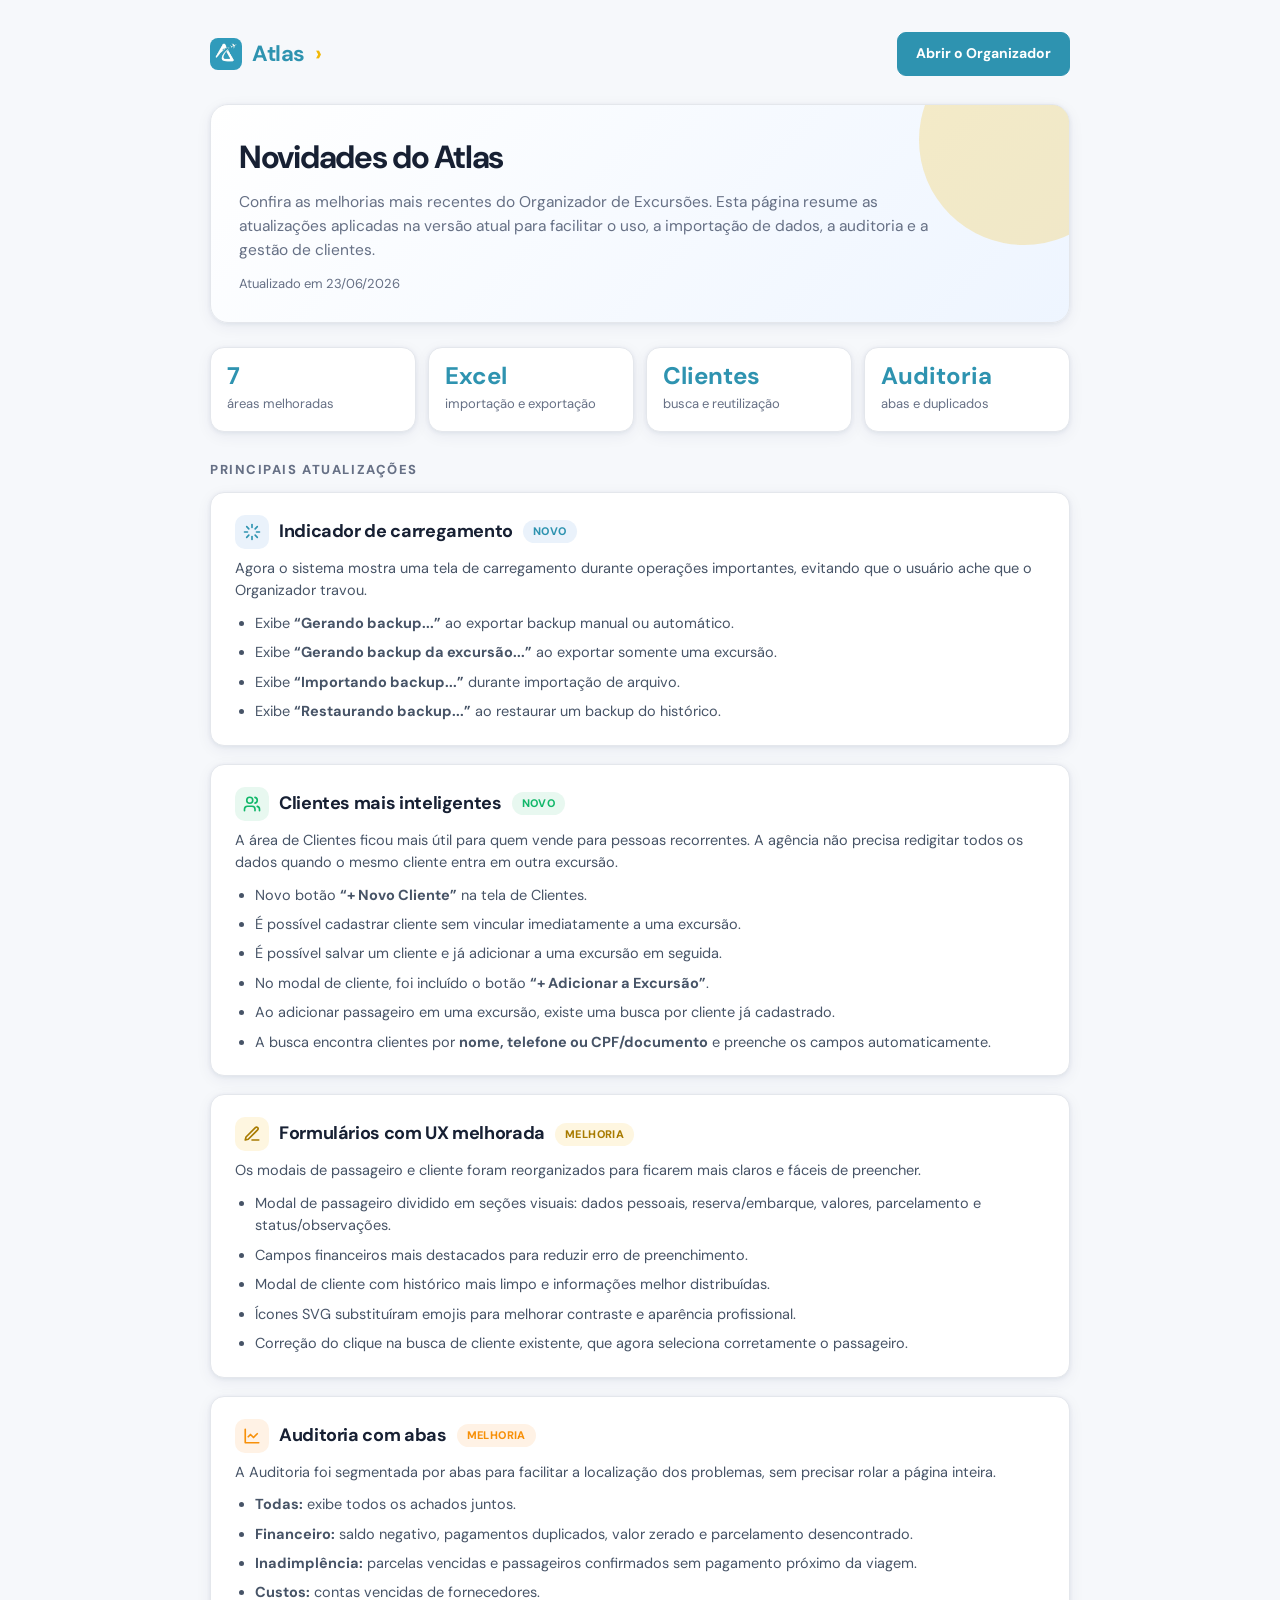
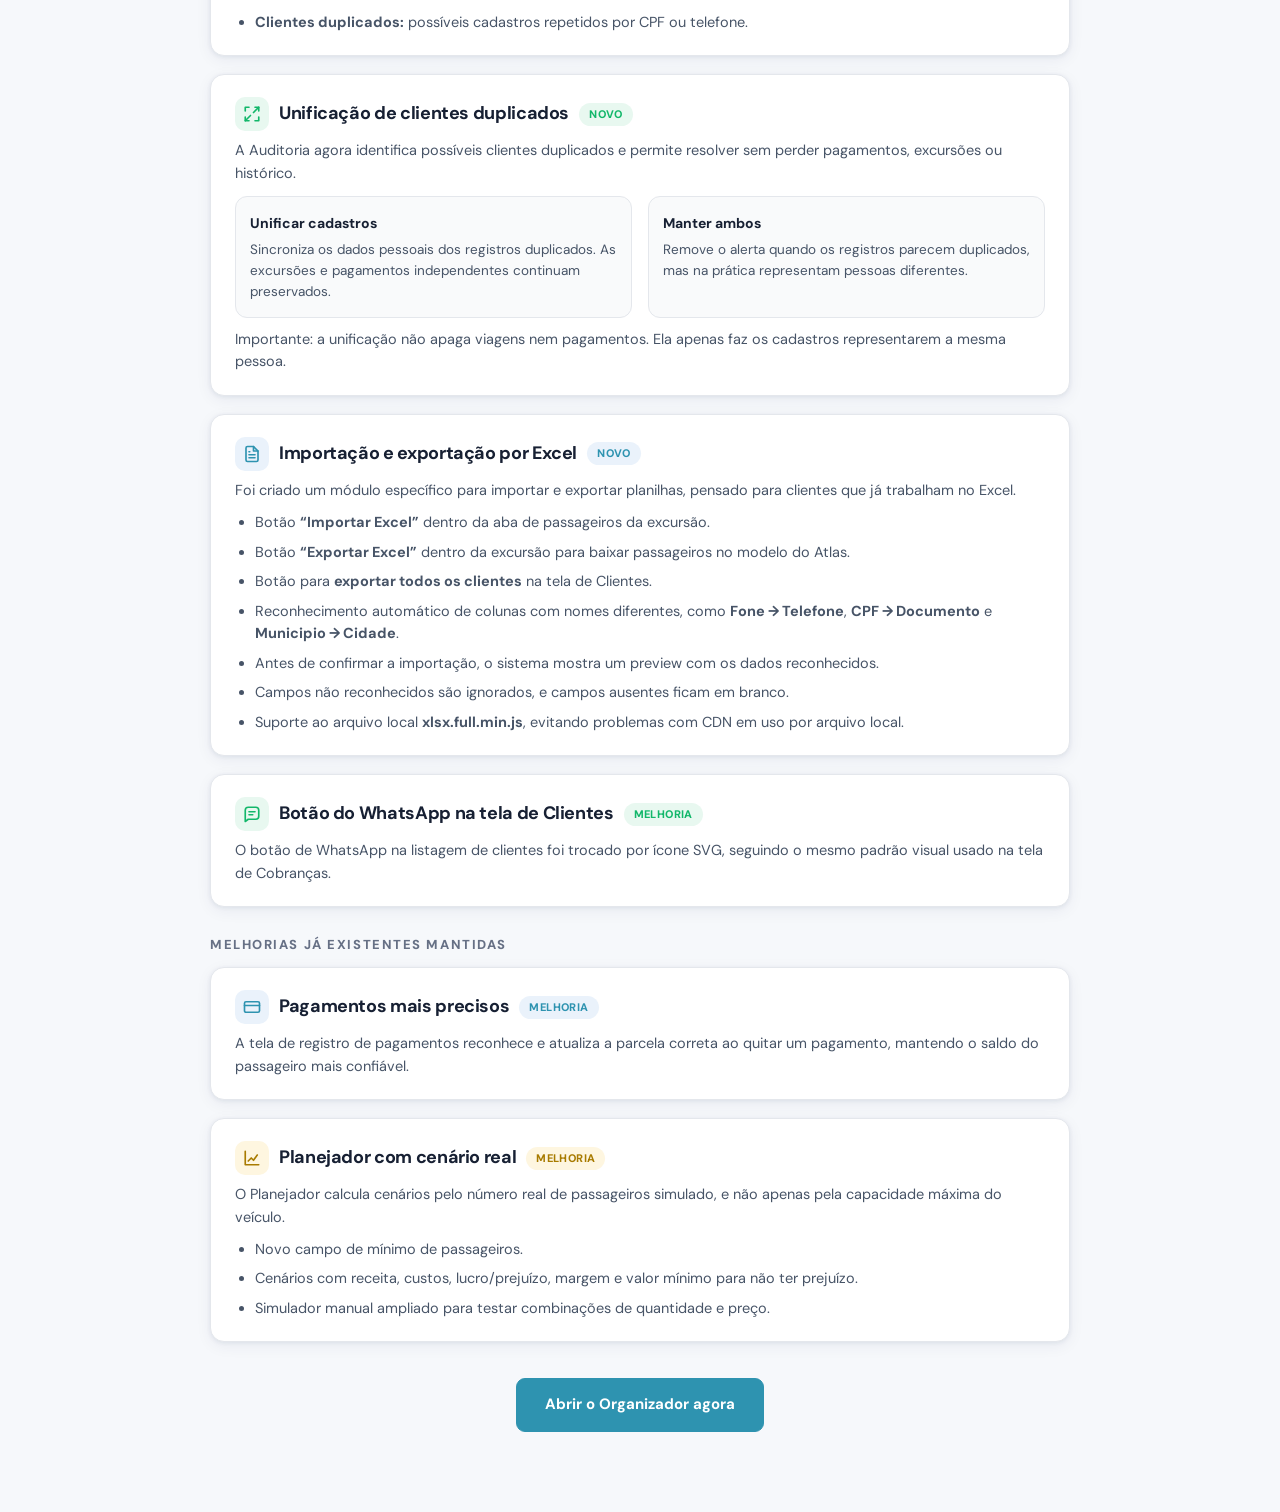
<file: static/atualizacoes.html>
<!DOCTYPE html>
<!-- ARQUIVO: atlas/atualizacoes.html -->
<html lang="pt-BR">
<head>
<meta charset="UTF-8"/>
<meta name="viewport" content="width=device-width, initial-scale=1.0"/>
<title>Atlas — Novidades</title>
<link rel="preconnect" href="https://fonts.googleapis.com"/>
<link href="https://fonts.googleapis.com/css2?family=DM+Sans:wght@400;500;600;700;800&display=swap" rel="stylesheet"/>
<link rel="icon" type="image/png" href="assets/img/logo.png"/>
<style>
  *,*::before,*::after{box-sizing:border-box;margin:0;padding:0}
  :root{
    --blue:#2E93B0; --blue-2:#056CF2; --gold:#F2B807; --white:#FFFFFF; --bg:#F6F8FB;
    --dark:#172033; --gray:#667085; --green:#12B76A; --red:#F04438;
    --orange:#F79009; --border:#E4E7EC; --soft-blue:#EAF2FB; --soft-green:#E8F8F0;
    --shadow:0 1px 4px rgba(20,40,80,.07),0 4px 16px rgba(20,40,80,.06);
    --radius:14px; --radius-sm:9px;
  }
  body{font-family:'DM Sans',system-ui,sans-serif;background:var(--bg);color:var(--dark);line-height:1.55;padding:32px 16px 80px}
  .wrap{max-width:860px;margin:0 auto}
  header{display:flex;align-items:center;justify-content:space-between;flex-wrap:wrap;gap:12px;margin-bottom:28px}
  .brand{font-size:22px;font-weight:800;letter-spacing:-.02em;display:flex;align-items:center;gap:10px}.brand img{width:32px;height:32px;border-radius:8px}.brand b{color:var(--blue)}.brand .arrow{color:var(--gold)}
  .btn{display:inline-flex;align-items:center;gap:8px;padding:10px 18px;border-radius:var(--radius-sm);font-weight:700;font-size:14px;text-decoration:none;border:1.5px solid var(--border);background:var(--white);color:var(--dark);transition:opacity .15s, transform .15s}.btn:hover{opacity:.9;transform:translateY(-1px)}
  .btn-primary{background:var(--blue);color:#fff;border-color:var(--blue)}
  .hero{background:linear-gradient(135deg,#fff 0%,#EEF5FF 100%);border:1px solid var(--border);border-radius:18px;box-shadow:var(--shadow);padding:28px;margin-bottom:24px;position:relative;overflow:hidden}
  .hero::after{content:"";position:absolute;right:-60px;top:-70px;width:210px;height:210px;border-radius:999px;background:rgba(242,184,7,.22)}
  h1{font-size:32px;margin-bottom:8px;letter-spacing:-.04em;position:relative;z-index:1}.subtitle{color:var(--gray);font-size:15.5px;max-width:720px;position:relative;z-index:1}
  .date{color:var(--gray);font-size:13px;margin-top:12px;position:relative;z-index:1}
  .summary{display:grid;grid-template-columns:repeat(4,1fr);gap:12px;margin:22px 0 28px}
  .summary-card{background:var(--white);border:1px solid var(--border);border-radius:var(--radius);padding:16px;box-shadow:var(--shadow)}
  .summary-card strong{display:block;font-size:24px;color:var(--blue);line-height:1}.summary-card span{display:block;color:var(--gray);font-size:13px;margin-top:6px}
  .section-title{font-size:13px;text-transform:uppercase;letter-spacing:.12em;color:var(--gray);font-weight:800;margin:28px 0 12px}
  .card{background:var(--white);border:1px solid var(--border);border-radius:var(--radius);box-shadow:var(--shadow);padding:22px 24px;margin-bottom:18px}
  .card h2{font-size:18px;margin-bottom:6px;display:flex;align-items:center;gap:10px;letter-spacing:-.02em}.icon{width:34px;height:34px;border-radius:10px;display:inline-flex;align-items:center;justify-content:center;background:var(--soft-blue);color:var(--blue);flex:0 0 auto}.icon svg{width:18px;height:18px;stroke:currentColor;stroke-width:2.2;fill:none;stroke-linecap:round;stroke-linejoin:round}.icon.green{background:var(--soft-green);color:var(--green)}.icon.gold{background:#FEF6E0;color:#A87B00}.icon.orange{background:#FFF2E5;color:var(--orange)}
  .badge{display:inline-block;font-size:11px;font-weight:800;padding:3px 10px;border-radius:999px;text-transform:uppercase;letter-spacing:.4px;white-space:nowrap}.badge-green{background:#E8F8F0;color:var(--green)}.badge-blue{background:#EAF2FB;color:var(--blue)}.badge-gold{background:#FEF6E0;color:#A87B00}.badge-orange{background:#FFF2E5;color:var(--orange)}
  .card p,.card li{color:#475467;font-size:14.5px}.card ul{margin:10px 0 0 0;padding-left:20px;display:flex;flex-direction:column;gap:7px}.card .desc{margin-top:8px}.muted{color:var(--gray);font-size:13.5px;margin-top:10px}
  .grid-2{display:grid;grid-template-columns:1fr 1fr;gap:16px}.mini{background:#F9FAFB;border:1px solid var(--border);border-radius:12px;padding:14px;margin-top:12px}.mini strong{font-size:14px}.mini p{font-size:13.5px;margin-top:4px}
  .footer-cta{text-align:center;margin-top:36px}.footer-cta .btn{padding:14px 28px;font-size:15px}
  @media(max-width:720px){body{padding:20px 12px 64px}.hero{padding:22px}h1{font-size:27px}.summary{grid-template-columns:repeat(2,1fr)}.grid-2{grid-template-columns:1fr}.card{padding:19px}.card h2{align-items:flex-start}.badge{margin-left:auto}}
</style>
</head>
<body>
<div class="wrap">

  <header>
    <div class="brand"><img src="assets/img/logo.png" alt="Atlas"/><b>Atlas</b> <span class="arrow">›</span></div>
    <a class="btn btn-primary" href="Abrir Organizador.html">Abrir o Organizador</a>
  </header>

  <section class="hero">
    <h1>Novidades do Atlas</h1>
    <p class="subtitle">Confira as melhorias mais recentes do Organizador de Excursões. Esta página resume as atualizações aplicadas na versão atual para facilitar o uso, a importação de dados, a auditoria e a gestão de clientes.</p>
    <p class="date">Atualizado em 23/06/2026</p>
  </section>

  <div class="summary">
    <div class="summary-card"><strong>7</strong><span>áreas melhoradas</span></div>
    <div class="summary-card"><strong>Excel</strong><span>importação e exportação</span></div>
    <div class="summary-card"><strong>Clientes</strong><span>busca e reutilização</span></div>
    <div class="summary-card"><strong>Auditoria</strong><span>abas e duplicados</span></div>
  </div>

  <div class="section-title">Principais atualizações</div>

  <div class="card">
    <h2><span class="icon"><svg viewBox="0 0 24 24"><path d="M12 2v4"/><path d="M12 18v4"/><path d="M4.93 4.93l2.83 2.83"/><path d="M16.24 16.24l2.83 2.83"/><path d="M2 12h4"/><path d="M18 12h4"/><path d="M4.93 19.07l2.83-2.83"/><path d="M16.24 7.76l2.83-2.83"/></svg></span>Indicador de carregamento <span class="badge badge-blue">Novo</span></h2>
    <p class="desc">Agora o sistema mostra uma tela de carregamento durante operações importantes, evitando que o usuário ache que o Organizador travou.</p>
    <ul>
      <li>Exibe <strong>“Gerando backup...”</strong> ao exportar backup manual ou automático.</li>
      <li>Exibe <strong>“Gerando backup da excursão...”</strong> ao exportar somente uma excursão.</li>
      <li>Exibe <strong>“Importando backup...”</strong> durante importação de arquivo.</li>
      <li>Exibe <strong>“Restaurando backup...”</strong> ao restaurar um backup do histórico.</li>
    </ul>
  </div>

  <div class="card">
    <h2><span class="icon green"><svg viewBox="0 0 24 24"><path d="M16 21v-2a4 4 0 0 0-4-4H6a4 4 0 0 0-4 4v2"/><circle cx="9" cy="7" r="4"/><path d="M22 21v-2a4 4 0 0 0-3-3.87"/><path d="M16 3.13a4 4 0 0 1 0 7.75"/></svg></span>Clientes mais inteligentes <span class="badge badge-green">Novo</span></h2>
    <p class="desc">A área de Clientes ficou mais útil para quem vende para pessoas recorrentes. A agência não precisa redigitar todos os dados quando o mesmo cliente entra em outra excursão.</p>
    <ul>
      <li>Novo botão <strong>“+ Novo Cliente”</strong> na tela de Clientes.</li>
      <li>É possível cadastrar cliente sem vincular imediatamente a uma excursão.</li>
      <li>É possível salvar um cliente e já adicionar a uma excursão em seguida.</li>
      <li>No modal de cliente, foi incluído o botão <strong>“+ Adicionar a Excursão”</strong>.</li>
      <li>Ao adicionar passageiro em uma excursão, existe uma busca por cliente já cadastrado.</li>
      <li>A busca encontra clientes por <strong>nome, telefone ou CPF/documento</strong> e preenche os campos automaticamente.</li>
    </ul>
  </div>

  <div class="card">
    <h2><span class="icon gold"><svg viewBox="0 0 24 24"><path d="M12 20h9"/><path d="M16.5 3.5a2.12 2.12 0 0 1 3 3L7 19l-4 1 1-4Z"/></svg></span>Formulários com UX melhorada <span class="badge badge-gold">Melhoria</span></h2>
    <p class="desc">Os modais de passageiro e cliente foram reorganizados para ficarem mais claros e fáceis de preencher.</p>
    <ul>
      <li>Modal de passageiro dividido em seções visuais: dados pessoais, reserva/embarque, valores, parcelamento e status/observações.</li>
      <li>Campos financeiros mais destacados para reduzir erro de preenchimento.</li>
      <li>Modal de cliente com histórico mais limpo e informações melhor distribuídas.</li>
      <li>Ícones SVG substituíram emojis para melhorar contraste e aparência profissional.</li>
      <li>Correção do clique na busca de cliente existente, que agora seleciona corretamente o passageiro.</li>
    </ul>
  </div>

  <div class="card">
    <h2><span class="icon orange"><svg viewBox="0 0 24 24"><path d="M3 3v18h18"/><path d="m19 9-5 5-4-4-3 3"/></svg></span>Auditoria com abas <span class="badge badge-orange">Melhoria</span></h2>
    <p class="desc">A Auditoria foi segmentada por abas para facilitar a localização dos problemas, sem precisar rolar a página inteira.</p>
    <ul>
      <li><strong>Todas:</strong> exibe todos os achados juntos.</li>
      <li><strong>Financeiro:</strong> saldo negativo, pagamentos duplicados, valor zerado e parcelamento desencontrado.</li>
      <li><strong>Inadimplência:</strong> parcelas vencidas e passageiros confirmados sem pagamento próximo da viagem.</li>
      <li><strong>Custos:</strong> contas vencidas de fornecedores.</li>
      <li><strong>Clientes duplicados:</strong> possíveis cadastros repetidos por CPF ou telefone.</li>
    </ul>
  </div>

  <div class="card">
    <h2><span class="icon green"><svg viewBox="0 0 24 24"><path d="M16 3h5v5"/><path d="M8 21H3v-5"/><path d="M21 3l-7 7"/><path d="M3 21l7-7"/><path d="M8 3H3v5"/><path d="M16 21h5v-5"/></svg></span>Unificação de clientes duplicados <span class="badge badge-green">Novo</span></h2>
    <p class="desc">A Auditoria agora identifica possíveis clientes duplicados e permite resolver sem perder pagamentos, excursões ou histórico.</p>
    <div class="grid-2">
      <div class="mini"><strong>Unificar cadastros</strong><p>Sincroniza os dados pessoais dos registros duplicados. As excursões e pagamentos independentes continuam preservados.</p></div>
      <div class="mini"><strong>Manter ambos</strong><p>Remove o alerta quando os registros parecem duplicados, mas na prática representam pessoas diferentes.</p></div>
    </div>
    <p class="muted">Importante: a unificação não apaga viagens nem pagamentos. Ela apenas faz os cadastros representarem a mesma pessoa.</p>
  </div>

  <div class="card">
    <h2><span class="icon"><svg viewBox="0 0 24 24"><path d="M14 2H6a2 2 0 0 0-2 2v16a2 2 0 0 0 2 2h12a2 2 0 0 0 2-2V8Z"/><path d="M14 2v6h6"/><path d="M8 13h8"/><path d="M8 17h8"/><path d="M8 9h1"/></svg></span>Importação e exportação por Excel <span class="badge badge-blue">Novo</span></h2>
    <p class="desc">Foi criado um módulo específico para importar e exportar planilhas, pensado para clientes que já trabalham no Excel.</p>
    <ul>
      <li>Botão <strong>“Importar Excel”</strong> dentro da aba de passageiros da excursão.</li>
      <li>Botão <strong>“Exportar Excel”</strong> dentro da excursão para baixar passageiros no modelo do Atlas.</li>
      <li>Botão para <strong>exportar todos os clientes</strong> na tela de Clientes.</li>
      <li>Reconhecimento automático de colunas com nomes diferentes, como <strong>Fone → Telefone</strong>, <strong>CPF → Documento</strong> e <strong>Municipio → Cidade</strong>.</li>
      <li>Antes de confirmar a importação, o sistema mostra um preview com os dados reconhecidos.</li>
      <li>Campos não reconhecidos são ignorados, e campos ausentes ficam em branco.</li>
      <li>Suporte ao arquivo local <strong>xlsx.full.min.js</strong>, evitando problemas com CDN em uso por arquivo local.</li>
    </ul>
  </div>

  <div class="card">
    <h2><span class="icon green"><svg viewBox="0 0 24 24"><path d="M21 15a4 4 0 0 1-4 4H7l-4 3V7a4 4 0 0 1 4-4h10a4 4 0 0 1 4 4z"/><path d="M8 9h8"/><path d="M8 13h5"/></svg></span>Botão do WhatsApp na tela de Clientes <span class="badge badge-green">Melhoria</span></h2>
    <p class="desc">O botão de WhatsApp na listagem de clientes foi trocado por ícone SVG, seguindo o mesmo padrão visual usado na tela de Cobranças.</p>
  </div>

  <div class="section-title">Melhorias já existentes mantidas</div>

  <div class="card">
    <h2><span class="icon"><svg viewBox="0 0 24 24"><rect x="2" y="5" width="20" height="14" rx="2"/><path d="M2 10h20"/></svg></span>Pagamentos mais precisos <span class="badge badge-blue">Melhoria</span></h2>
    <p class="desc">A tela de registro de pagamentos reconhece e atualiza a parcela correta ao quitar um pagamento, mantendo o saldo do passageiro mais confiável.</p>
  </div>

  <div class="card">
    <h2><span class="icon gold"><svg viewBox="0 0 24 24"><path d="M3 3v18h18"/><path d="M7 16l4-4 3 3 5-7"/></svg></span>Planejador com cenário real <span class="badge badge-gold">Melhoria</span></h2>
    <p class="desc">O Planejador calcula cenários pelo número real de passageiros simulado, e não apenas pela capacidade máxima do veículo.</p>
    <ul>
      <li>Novo campo de mínimo de passageiros.</li>
      <li>Cenários com receita, custos, lucro/prejuízo, margem e valor mínimo para não ter prejuízo.</li>
      <li>Simulador manual ampliado para testar combinações de quantidade e preço.</li>
    </ul>
  </div>

  <div class="footer-cta">
    <a class="btn btn-primary" href="Abrir Organizador.html">Abrir o Organizador agora</a>
  </div>

</div>
</body>
</html>
</file>
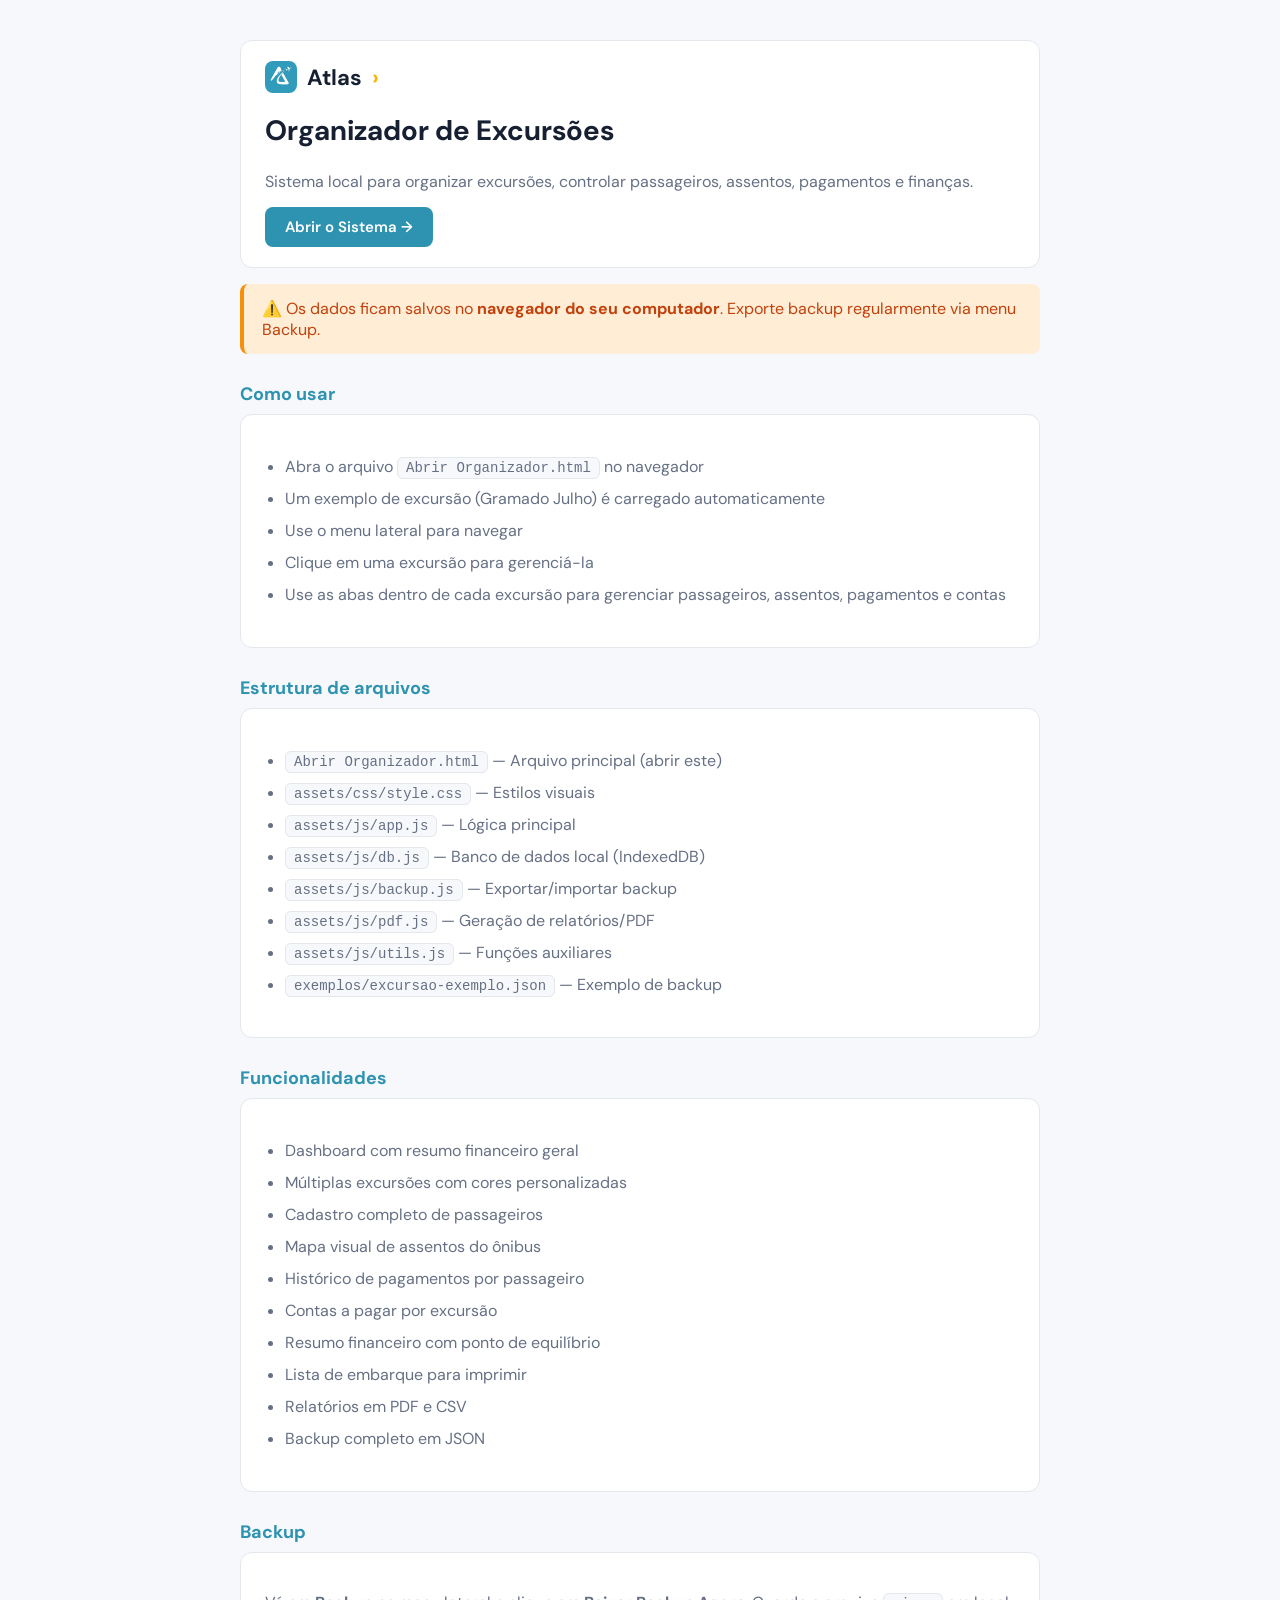
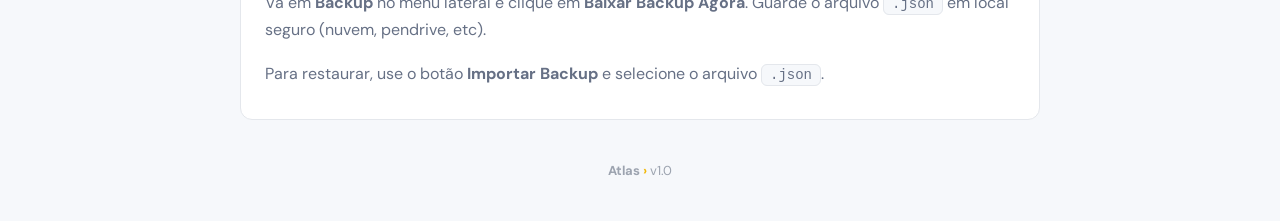
<file: static/README.html>
<!DOCTYPE html>
<html lang="pt-BR">
<head>
<meta charset="UTF-8" />
<meta name="viewport" content="width=device-width, initial-scale=1.0" />
<title>Atlas — Guia de Uso</title>
<link rel="preconnect" href="https://fonts.googleapis.com" />
<link href="https://fonts.googleapis.com/css2?family=DM+Sans:wght@400;600;700&display=swap" rel="stylesheet" />
<link rel="icon" type="image/png" href="assets/img/logo.png" />
<style>
  body { font-family: 'DM Sans', sans-serif; max-width: 800px; margin: 40px auto; padding: 0 24px; color: #172033; background: #F6F8FB; }
  h1 { font-size: 28px; font-weight: 700; }
  h2 { font-size: 18px; font-weight: 700; margin: 28px 0 8px; color: #2E93B0; }
  p { color: #667085; line-height: 1.7; margin-bottom: 12px; }
  .brand { font-size: 22px; font-weight: 700; display: flex; align-items: center; gap: 10px; }
  .brand img { width: 32px; height: 32px; border-radius: 8px; }
  .arrow { color: #F2B807; font-weight: 800; }
  .card { background: #fff; border-radius: 12px; padding: 20px 24px; border: 1px solid #E4E7EC; margin-bottom: 16px; }
  code { background: #F6F8FB; border: 1px solid #E4E7EC; border-radius: 6px; padding: 2px 8px; font-size: 14px; }
  ul { color: #667085; line-height: 2; padding-left: 20px; }
  .btn { display: inline-flex; align-items: center; gap: 8px; padding: 10px 20px; background: #2E93B0; color: #fff; border-radius: 8px; text-decoration: none; font-weight: 600; font-size: 15px; }
  .warn { background: #FFEDD5; border-left: 4px solid #F79009; border-radius: 8px; padding: 14px 18px; color: #C2410C; margin-bottom: 16px; }
</style>
</head>
<body>
<div class="card">
  <div class="brand"><img src="assets/img/logo.png" alt="Atlas"/><b>Atlas</b> <span class="arrow">›</span></div>
  <h1>Organizador de Excursões</h1>
  <p>Sistema local para organizar excursões, controlar passageiros, assentos, pagamentos e finanças.</p>
  <a class="btn" href="Abrir Organizador.html">Abrir o Sistema →</a>
</div>

<div class="warn">⚠️ Os dados ficam salvos no <b>navegador do seu computador</b>. Exporte backup regularmente via menu Backup.</div>

<h2>Como usar</h2>
<div class="card">
  <ul>
    <li>Abra o arquivo <code>Abrir Organizador.html</code> no navegador</li>
    <li>Um exemplo de excursão (Gramado Julho) é carregado automaticamente</li>
    <li>Use o menu lateral para navegar</li>
    <li>Clique em uma excursão para gerenciá-la</li>
    <li>Use as abas dentro de cada excursão para gerenciar passageiros, assentos, pagamentos e contas</li>
  </ul>
</div>

<h2>Estrutura de arquivos</h2>
<div class="card">
  <ul>
    <li><code>Abrir Organizador.html</code> — Arquivo principal (abrir este)</li>
    <li><code>assets/css/style.css</code> — Estilos visuais</li>
    <li><code>assets/js/app.js</code> — Lógica principal</li>
    <li><code>assets/js/db.js</code> — Banco de dados local (IndexedDB)</li>
    <li><code>assets/js/backup.js</code> — Exportar/importar backup</li>
    <li><code>assets/js/pdf.js</code> — Geração de relatórios/PDF</li>
    <li><code>assets/js/utils.js</code> — Funções auxiliares</li>
    <li><code>exemplos/excursao-exemplo.json</code> — Exemplo de backup</li>
  </ul>
</div>

<h2>Funcionalidades</h2>
<div class="card">
  <ul>
    <li>Dashboard com resumo financeiro geral</li>
    <li>Múltiplas excursões com cores personalizadas</li>
    <li>Cadastro completo de passageiros</li>
    <li>Mapa visual de assentos do ônibus</li>
    <li>Histórico de pagamentos por passageiro</li>
    <li>Contas a pagar por excursão</li>
    <li>Resumo financeiro com ponto de equilíbrio</li>
    <li>Lista de embarque para imprimir</li>
    <li>Relatórios em PDF e CSV</li>
    <li>Backup completo em JSON</li>
  </ul>
</div>

<h2>Backup</h2>
<div class="card">
  <p>Vá em <b>Backup</b> no menu lateral e clique em <b>Baixar Backup Agora</b>. Guarde o arquivo <code>.json</code> em local seguro (nuvem, pendrive, etc).</p>
  <p>Para restaurar, use o botão <b>Importar Backup</b> e selecione o arquivo <code>.json</code>.</p>
</div>

<p style="text-align:center;margin-top:40px;font-size:13px;color:#9CA3AF"><b>Atlas</b> <span style="color:#F2B807;font-weight:800">›</span> v1.0</p>
</body>
</html>
</file>
